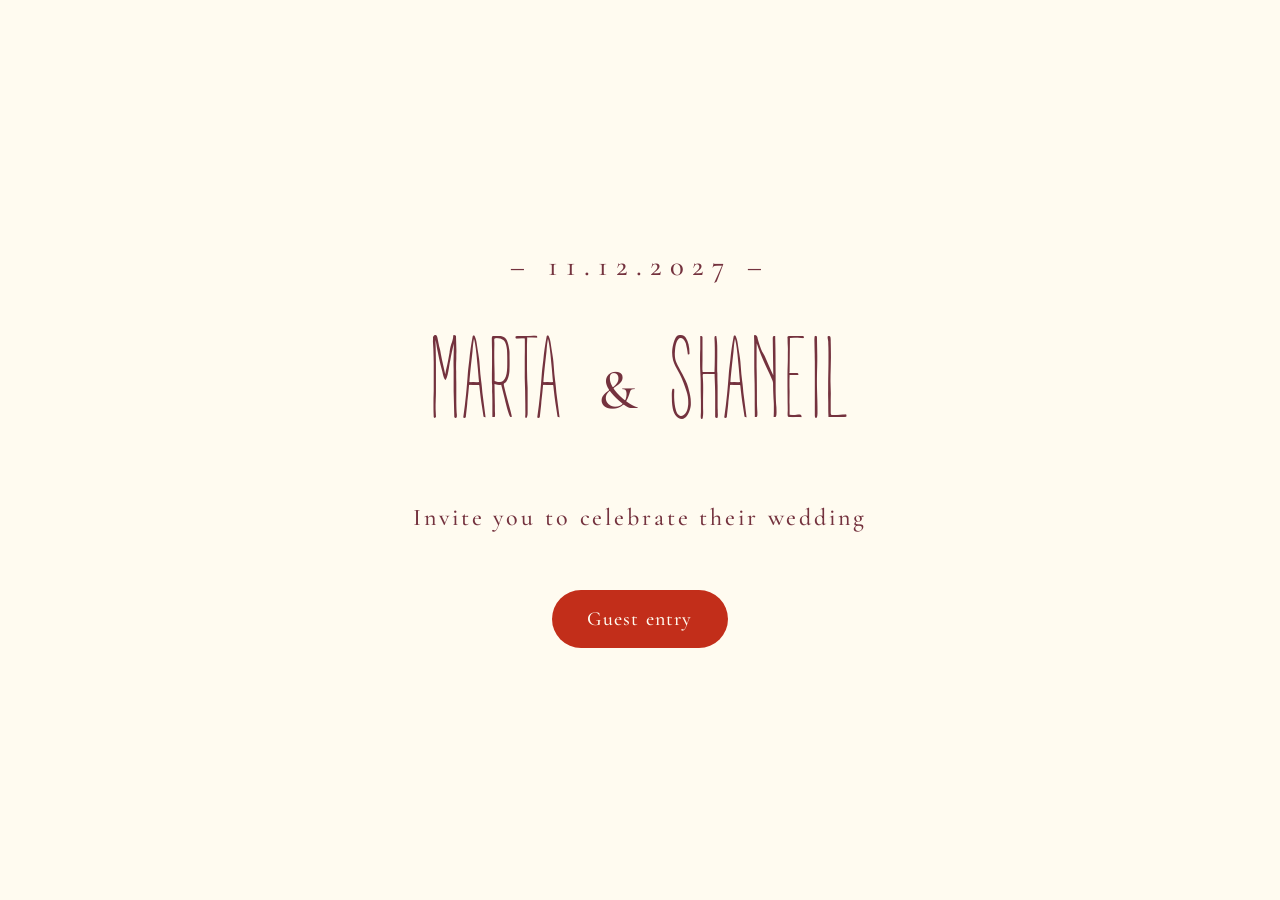
<file: martashaneilwedding/index.html>
<!doctype html>
<html lang="en"><head><meta charset="utf-8"><meta name="viewport" content="width=device-width,initial-scale=1"><meta name="robots" content="noindex, nofollow">
<title>Marta &amp; Shaneil</title>
<meta name="description" content="Marta and Shaneil are getting married. Saturday 11 December 2027, Auckland.">
<meta name="theme-color" content="#FFFBF0">
<script>document.documentElement.classList.add("js")</script>
<link rel="preload" href="fonts/ADayWithoutSun.ttf" as="font" type="font/ttf" crossorigin><link rel="preconnect" href="https://fonts.googleapis.com"><link rel="preconnect" href="https://fonts.gstatic.com" crossorigin><link href="https://fonts.googleapis.com/css2?family=Cormorant+Garamond:wght@400;500;600&family=Antonio:wght@200&display=swap" rel="stylesheet">
<link rel="stylesheet" href="style.css?v=17"></head>
<body>
<header class="hero">
<div class="hero-inner">
<p class="date">&ndash; 11.12.2027 &ndash;</p>
<h1 class="names">Marta<span class="amp">&amp;</span>Shaneil</h1>
<p class="tag">Invite you to celebrate their wedding</p>
<a class="btn enter" href="details/">Guest entry</a>
</div>
</header>
</body></html>
</file>
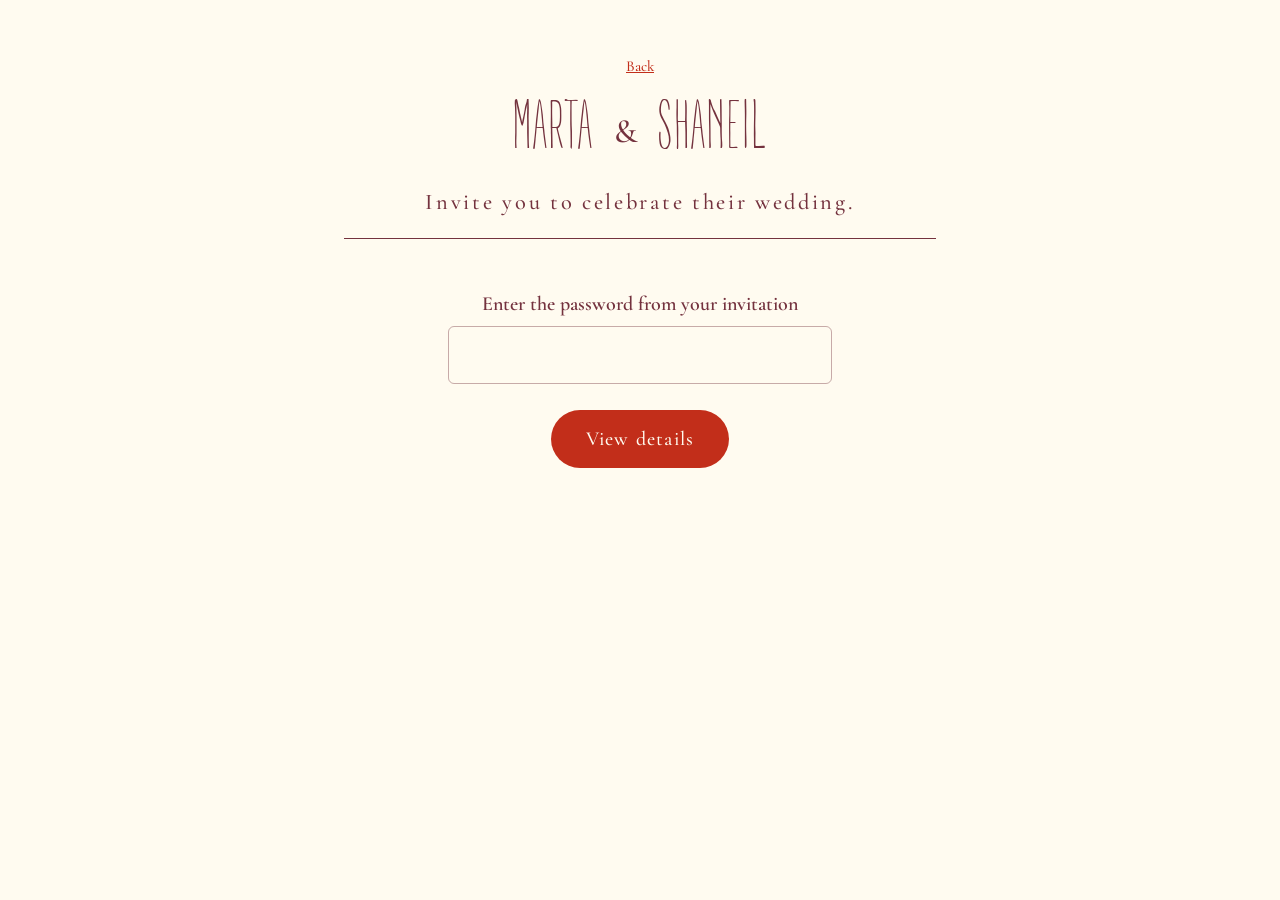
<file: martashaneilwedding/details/index.html>
<!doctype html>
<html lang="en"><head><meta charset="utf-8"><meta name="viewport" content="width=device-width,initial-scale=1"><meta name="robots" content="noindex, nofollow">
<title>Marta &amp; Shaneil · Wedding details</title>
<script>document.documentElement.classList.add("js")</script>
<link rel="preload" href="../fonts/ADayWithoutSun.ttf" as="font" type="font/ttf" crossorigin><link rel="preconnect" href="https://fonts.googleapis.com"><link rel="preconnect" href="https://fonts.gstatic.com" crossorigin><link href="https://fonts.googleapis.com/css2?family=Cormorant+Garamond:wght@400;500;600&family=Antonio:wght@200&display=swap" rel="stylesheet">
<link rel="stylesheet" href="../style.css?v=17"></head>
<body><div class="page center">
<header><a class="back" href="../">Back</a>
<h1 class="names">Marta<span class="amp">&amp;</span>Shaneil</h1>
<p class="tag">Invite you to celebrate their wedding.</p></header>

<form id="gate" class="gate">
<label for="pw">Enter the password from your invitation</label>
<input id="pw" type="password" autocomplete="off" required>
<button class="btn" type="submit">View details</button>
<p id="msg" class="msg" role="alert"></p>
</form>

<main id="content" hidden>
<div class="fold">
<p class="intro">Please take a moment to explore all the details below and, most importantly, don’t forget to RSVP. Your presence means a lot to us, and we can’t wait to share this day with you.</p>
<div class="arrow"><a href="#when" aria-label="Scroll down for the details">
<svg viewBox="0 0 24 24" aria-hidden="true"><path d="M5 9l7 7 7-7"/></svg></a></div>
</div>

<h2 id="when">When and where</h2>
<img class="venue-art reveal" src="../images/venue.svg?v=7" alt="" width="1030" height="686">
<div class="where">
<p class="lead">Our wedding will be on</p>
<p>Saturday 11 December, 2027, at 4pm</p>
<p class="lead">At</p>
<p><strong>The Glasshouse Morningside</strong><br><a href="https://maps.app.goo.gl/GFDFE2LyUrNh72iA9" target="_blank" rel="noopener">18 McDonald Street, Morningside, Auckland 1025</a></p>
</div>

<h2>Schedule</h2>
<ol class="timeline">
<!-- To add artwork to a stage, put <img class="tl-art" src="../images/schedule/NAME.svg" alt=""> at the start of that stage's tl-side div, above the heading -->
<li class="tl-item"><div class="tl-side"><h3>Guests arrive</h3><p class="time">3.30pm onwards</p><p>Please be seated by 4pm</p></div><div class="tl-pic"></div><div class="tl-mid" aria-hidden="true"></div></li>
<li class="tl-item"><div class="tl-side"><img class="tl-art" src="../images/schedule/ceremony.svg?v=7" alt="" width="887" height="868"><h3>Ceremony</h3><p class="time">4pm</p></div><div class="tl-pic"></div><div class="tl-mid" aria-hidden="true"></div></li>
<li class="tl-item"><div class="tl-side"><img class="tl-art tall" src="../images/schedule/cocktail.svg?v=7" alt="" width="862" height="1013"><h3>Cocktail hour</h3><p class="time">5.30pm</p></div><div class="tl-pic"></div><div class="tl-mid" aria-hidden="true"></div></li>
<li class="tl-item"><div class="tl-side"><img class="tl-art" src="../images/schedule/dinner.svg?v=7" alt="" width="1149" height="1022"><h3>Dinner and reception</h3><p class="time">7pm</p></div><div class="tl-pic"></div><div class="tl-mid" aria-hidden="true"></div></li>
<li class="tl-item"><div class="tl-side"><h3>Finish</h3><p class="time">11.30pm</p></div><div class="tl-pic"></div><div class="tl-mid" aria-hidden="true"></div></li>
</ol>

<h2>Getting there</h2>
<p>The venue doesn’t have any allocated parking, so we encourage using public transport, Uber or a taxi where you can. There is street parking in the area, however, some days this can be hard to come by so, if driving, it pays to allow extra time to find a park.</p>

<h2>What to wear</h2>
<p>Wear whatever makes you feel celebratory. Indian and Western attire are both welcome, and nothing is expected. The formal ceremony will be followed by a cocktail hour, dinner and reception running late into the evening.</p>

<h2>Frequently asked questions</h2>
<div class="faq">
<details><summary>What is the food like?</summary><div class="answer"><p>The meal will be vegetarian in keeping with our Hindu ceremony. Expect a mix of Indian and Western food, with canapés during cocktail hour followed by a shared-style seated dinner. Please let us know any dietary requirements in your RSVP.</p></div></details>
<details><summary>Is the venue indoor or outdoor?</summary><div class="answer"><p>The Glasshouse is an indoor venue, and the whole event will take place indoors.</p></div></details>
<details><summary>What is your gift policy?</summary><div class="answer"><p>Your presence is the best gift. If you’d still like to give something, we kindly request no boxed gifts, please.</p></div></details>
<details><summary>Will there be photography?</summary><div class="answer"><p>We’d love for everyone to be present and enjoy the evening with us, but you’re welcome to take photos and share them with your friends and family.</p></div></details>
<details><summary>What happens during the ceremony?</summary><div class="answer"><p>Our wedding will be a traditional Hindu ceremony of approximately 1 hour 15 minutes. In simple terms, it will follow this order:</p>
<ol>
<li>Welcome and arrival of the Jaan: the groom and his family are welcomed.</li>
<li>Ganesh Pooja: a prayer to Ganesh, who removes obstacles and brings good fortune.</li>
<li>Arrival of the bride</li>
<li>Commitment: the exchange of garlands.</li>
<li>Sacred fire: the fire acts as witness to the vows.</li>
<li>Seven steps: each step represents a vow we make to one another.</li>
<li>Symbols and close: the exchange of symbols of marriage, then the close of the ceremony.</li>
</ol>
<p>After the formal ceremony, there will be time for photos before we break for cocktail hour.</p></div></details>
<details><summary>What should I wear?</summary><div class="answer"><p>Please see our attire details on the website. In short, wear whatever makes you feel celebratory. Indian and Western attire are both welcome, and nothing is expected.</p></div></details>
<details><summary>Is the Glasshouse accessible?</summary><div class="answer"><p>Yes. The Glasshouse has step-free entry, accessible toilets, and accessible parking or drop-off nearby. If you have any access needs, please let us know in your RSVP and we’ll do our best to accommodate them.</p></div></details>
<details><summary>What are the details for the event in Spain, and am I invited?</summary><div class="answer"><p>We would love to celebrate with you at both events, but we completely understand that travelling to the other side of the world is a big ask. That’s why we’re holding a celebration in both locations, so loved ones who can’t make the journey can still be part of it.</p>
<p>The Spanish event will be a more laid-back reception and party close to Madrid, sometime during the European spring of 2028. More details will follow.</p></div></details>
</div>

<h2>Any further questions</h2>
<p>Contact <span class="todo">name and email or phone TBC</span></p>
<p><a class="btn" href="../rsvp/">RSVP</a></p>
</main>
</div>
<script src="password.js"></script>
<script>
const gate=document.getElementById("gate"),content=document.getElementById("content"),msg=document.getElementById("msg");
async function sha(s){const b=await crypto.subtle.digest("SHA-256",new TextEncoder().encode(s));return[...new Uint8Array(b)].map(x=>x.toString(16).padStart(2,"0")).join("")}
const fold=document.querySelector(".fold");
function sizeFold(){if(content.hidden)return;fold.style.minHeight="0";const top=fold.getBoundingClientRect().top+scrollY;fold.style.minHeight=Math.max(220,innerHeight-top-48)+"px"}
addEventListener("resize",sizeFold);
function unlock(){gate.hidden=true;content.hidden=false;sizeFold();if(typeof queue==="function")queue();try{sessionStorage.setItem("wedding-ok",HASH)}catch(e){}}
try{if(sessionStorage.getItem("wedding-ok")===HASH)unlock()}catch(e){}
gate.addEventListener("submit",async e=>{e.preventDefault();
 const h=await sha(document.getElementById("pw").value.trim());
 if(h===HASH)unlock();else msg.textContent="That password isn’t right. Check your invitation and try again."});
// fade the venue artwork in as it scrolls into view
const io=new IntersectionObserver(es=>es.forEach(e=>{if(e.isIntersecting){e.target.classList.add("show");io.unobserve(e.target)}}),{threshold:.3});
document.querySelectorAll(".reveal").forEach(el=>io.observe(el));
// schedule: the dotted line draws as you scroll; each dot pops as its stage appears
const items=[...document.querySelectorAll(".tl-item")],still=matchMedia("(prefers-reduced-motion: reduce)").matches;
var busy=false;
function drawLine(){
 busy=false;if(content.hidden)return;
 const trigger=innerHeight*.75,dotOff=parseFloat(getComputedStyle(document.documentElement).fontSize)*.6+7;
 items.forEach((it,i)=>{
  const r=it.getBoundingClientRect(),dotY=r.top+dotOff;
  const start=i===0?dotY:r.top,end=i===items.length-1?dotY:r.bottom;
  const p=still?1:Math.min(1,Math.max(0,(trigger-start)/(end-start)));
  if(p>(+it.dataset.p||0)){it.dataset.p=p;it.style.setProperty("--p",p)}
  if(still||trigger>=dotY)it.classList.add("show");
 });
}
function queue(){if(!busy){busy=true;requestAnimationFrame(drawLine)}}
addEventListener("scroll",queue,{passive:true});addEventListener("resize",queue);
if(!content.hidden)queue();
</script></body></html>
</file>
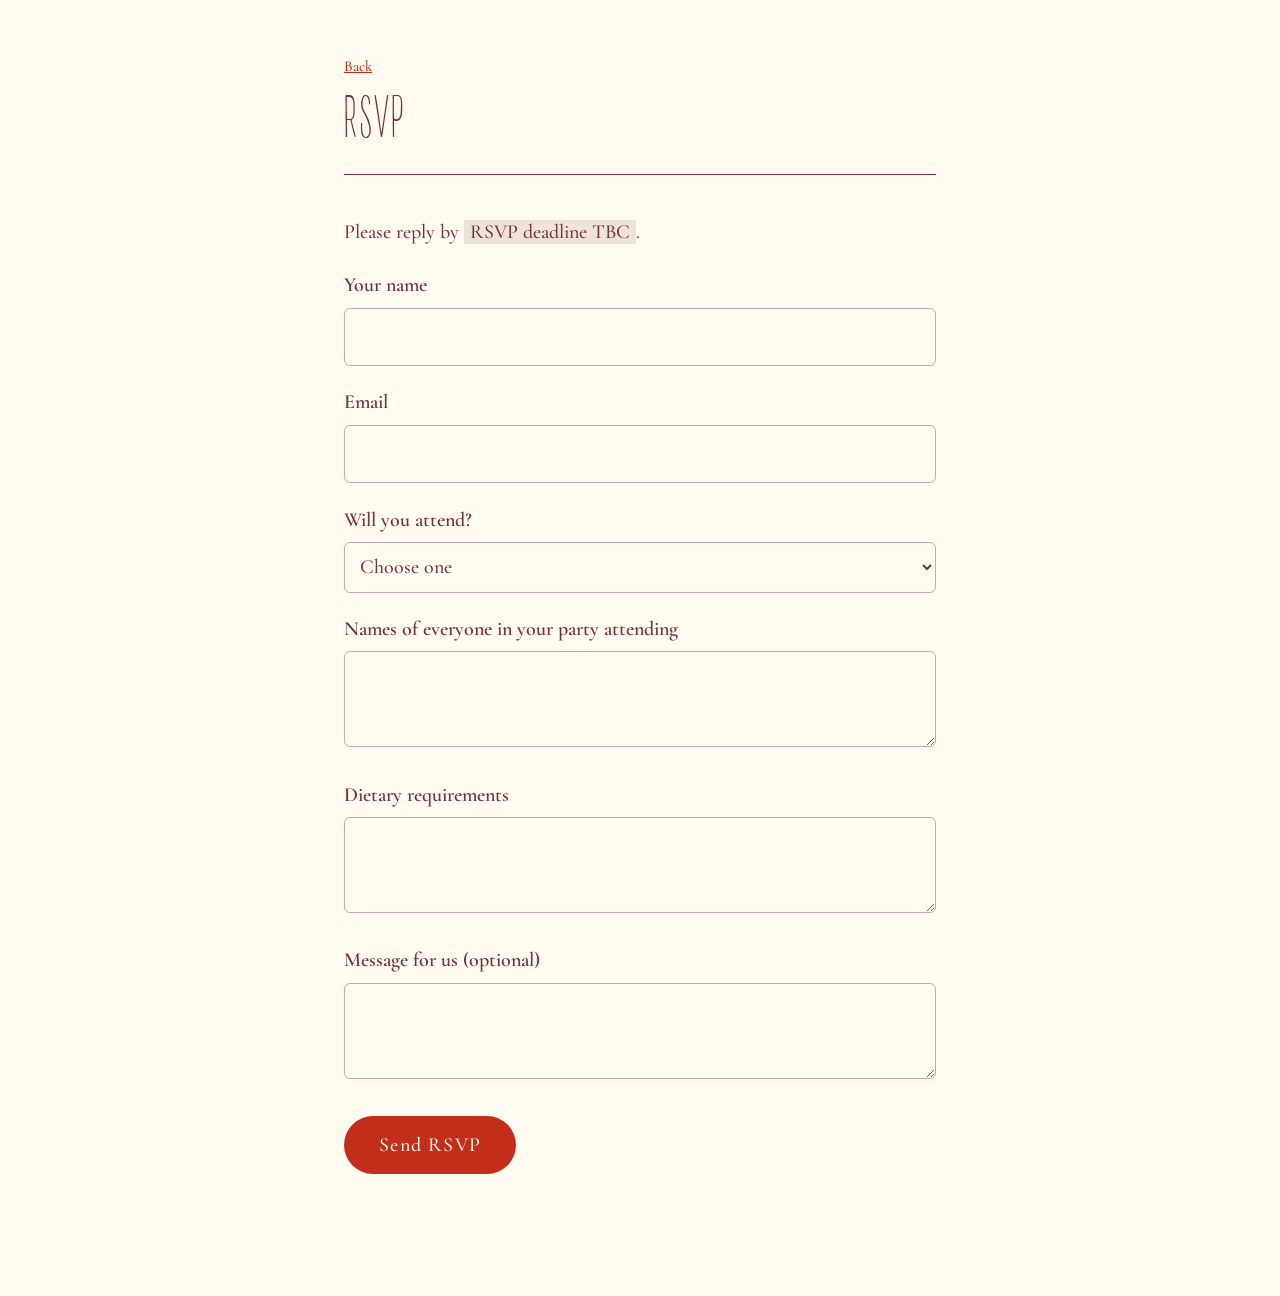
<file: martashaneilwedding/rsvp/index.html>
<!doctype html>
<html lang="en"><head><meta charset="utf-8"><meta name="viewport" content="width=device-width,initial-scale=1"><meta name="robots" content="noindex, nofollow">
<title>RSVP · Marta &amp; Shaneil</title>
<link rel="preconnect" href="https://fonts.googleapis.com"><link rel="preconnect" href="https://fonts.gstatic.com" crossorigin><link href="https://fonts.googleapis.com/css2?family=Cormorant+Garamond:wght@400;500;600&family=Antonio:wght@200&display=swap" rel="stylesheet">
<link rel="stylesheet" href="../style.css?v=17"></head>
<body><div class="page">
<header><a class="back" href="../">Back</a><h1>RSVP</h1></header>
<p>Please reply by <span class="todo">RSVP deadline TBC</span>.</p>
<form id="rsvp" action="https://formspree.io/f/YOUR_FORM_ID" method="POST">
<label for="name">Your name</label><input id="name" name="name" required autocomplete="name">
<label for="email">Email</label><input id="email" name="email" type="email" required autocomplete="email">
<label for="attending">Will you attend?</label>
<select id="attending" name="attending" required><option value="">Choose one</option><option>Yes, we’ll be there</option><option>No, we can’t make it</option></select>
<label for="guests">Names of everyone in your party attending</label><textarea id="guests" name="party"></textarea>
<label for="diet">Dietary requirements</label><textarea id="diet" name="dietary"></textarea>
<label for="note">Message for us (optional)</label><textarea id="note" name="message"></textarea>
<input type="text" name="_gotcha" tabindex="-1" autocomplete="off" style="display:none">
<button class="btn" type="submit">Send RSVP</button>
<p id="status" class="msg" role="status"></p>
</form>
</div>
<script>
const f=document.getElementById("rsvp"),s=document.getElementById("status");
f.addEventListener("submit",async e=>{e.preventDefault();s.textContent="Sending…";
 try{const r=await fetch(f.action,{method:"POST",body:new FormData(f),headers:{Accept:"application/json"}});
  if(r.ok){f.reset();s.textContent="Thank you, your RSVP has been sent."}else throw 0}
 catch(x){s.textContent="Your RSVP didn’t send. Please try again, or contact us directly."}});
</script></body></html>
</file>
<file: martashaneilwedding/style.css>
/* Fonts: Cormorant Garamond (Google Fonts, linked in each page) for all text.
   Names use "A Day Without Sun": add the font file to /fonts (see fonts/README.txt). Antonio is the fallback. */
@font-face{font-family:"ADayWithoutSun";font-display:block;
  src:url("fonts/ADayWithoutSun.ttf") format("truetype"),url("fonts/ADayWithoutSun.woff2") format("woff2")}
:root{--head:"ADayWithoutSun","Antonio",sans-serif;--gap:clamp(1.6rem,6vh,3.4rem);--cream:#FFFBF0;--text:#74323E;--red:#C22E1A;--gold:#F0AC1B;--bg:var(--cream);--ink:var(--text);--line:rgba(116,50,62,.4);--hl:rgba(116,50,62,.12)}
*{box-sizing:border-box}
body{margin:0;font-synthesis:none;font-family:"Cormorant Garamond",Georgia,serif;font-size:1.25rem;font-weight:500;color:var(--ink);background:var(--bg);line-height:1.7}
h1,h2{margin:0;font-weight:600;line-height:1.15}
a{color:var(--red)}
a:hover{color:var(--ink)}
:focus-visible{outline:3px solid var(--red);outline-offset:3px}
[hidden]{display:none!important}
.btn{display:inline-block;padding:.75rem 2.2rem;border:0;border-radius:999px;background:var(--red);color:var(--bg);text-decoration:none;font:inherit;letter-spacing:.06em;cursor:pointer;transition:background .2s}
.btn:hover{background:var(--ink);color:var(--bg)}

/* splash */
html{scroll-behavior:smooth}
.hero{display:flex;flex-direction:column;align-items:center;min-height:100vh;min-height:100dvh;padding:clamp(1.5rem,5vh,3rem) 1rem clamp(1.5rem,5vh,3rem);overflow:hidden}
.hero-inner{flex:1;display:grid;align-content:center;gap:var(--gap);justify-items:center;text-align:center}
.date{margin:0;font-size:clamp(1.2rem,3.2vw,1.8rem);letter-spacing:.28em;line-height:1}
.names{display:flex;align-items:center;justify-content:center;margin:0;font-family:"ADayWithoutSun","Antonio",sans-serif;font-weight:200;font-size:clamp(2.6rem,9.5vw,7rem);text-transform:uppercase;white-space:nowrap;letter-spacing:.04em;line-height:1}
.names .amp{font-family:"Cormorant Garamond",Georgia,serif;font-weight:500;font-size:.5em;margin:0 .6em;letter-spacing:0;line-height:1}
.tag{margin:0;max-width:22em;font-size:clamp(1.1rem,2.8vw,1.5rem);letter-spacing:.12em;line-height:1.5}
.arrow a{display:block;padding:.4rem .6rem .7rem;border-radius:999px}
.arrow svg{display:block;width:26px;height:26px;fill:none;stroke:var(--red);stroke-width:1.5;stroke-linecap:round;stroke-linejoin:round;animation:bob 2.2s ease-in-out infinite}
@keyframes bob{0%,100%{transform:translateY(0)}50%{transform:translateY(8px)}}
.art{display:block;height:min(34vh,340px);width:auto;max-width:70vw;object-fit:contain;object-position:center bottom;pointer-events:none}
.info{display:grid;place-items:center;min-height:60vh;min-height:60dvh;padding:2rem 1rem}
/* short fades: top block on load, the button as you scroll to it */
@keyframes in{from{opacity:0;transform:translateY(8px);filter:blur(4px)}to{opacity:1;transform:none;filter:none}}
.date{animation:in .8s ease-out both}
.names{animation:in 1.2s ease-out .1s both}
.tag{animation:in .8s ease-out .7s both}
.art{animation:in 1s ease-out .9s both}
.arrow{animation:in .8s ease-out 1.2s both}
@keyframes pop{0%{opacity:0;transform:translateY(14px) scale(.9);filter:blur(4px)}60%{opacity:1;filter:none}100%{opacity:1;transform:none;filter:none}}
.enter{animation:pop 1s cubic-bezier(.22,1.2,.36,1) 1.5s both}
.js .reveal{opacity:0;transform:translateY(8px);transition:opacity .8s ease,transform .8s ease}
.js .reveal.show{opacity:1;transform:none}
@media(prefers-reduced-motion:reduce){html{scroll-behavior:auto}.date,.names,.tag,.art,.arrow,.arrow svg,.enter{animation:none}.js .reveal{opacity:1;transform:none;transition:none}}

/* inner pages */
.page{max-width:40rem;margin:0 auto;padding:3rem 1.5rem 5rem}
.page header{margin-bottom:2.5rem;border-bottom:1.5px solid var(--ink);padding-bottom:1.2rem}
.page h1,.page h2,.page h3{font-family:var(--head);font-weight:200;text-transform:uppercase;line-height:1.1}
.page h1{font-size:clamp(2.4rem,8vw,3.6rem);letter-spacing:.06em;margin-top:.6rem}
.page h1.names{font-size:clamp(2.4rem,9.5vw,4.2rem);letter-spacing:.04em;margin-top:.8rem;animation:none}
.page .tag{animation:none;margin:1rem auto 0;font-size:clamp(1.1rem,3.4vw,1.4rem)}
.page h2{font-size:clamp(2.3rem,7.5vw,3.1rem);letter-spacing:.06em;margin:3rem 0 .8rem}
.page .back{font-size:.95rem}
.page p{margin:.4rem 0}
.todo{background:var(--hl);padding:0 .3em}
label{display:block;margin-top:1.2rem;font-weight:600}
input,select,textarea{width:100%;padding:.7rem;margin-top:.35rem;font:inherit;border:1px solid var(--line);border-radius:6px;background:transparent;color:var(--ink)}
textarea{min-height:6rem}
.gate{max-width:24rem;margin:3rem auto 0}
.msg{margin-top:1rem;min-height:1.5em}
.page .btn{margin-top:1.6rem}

/* centred layout (guest details page) */
.page.center{text-align:center}
.page.center input{text-align:center}

/* schedule timeline: dots and details alternate either side of a centre line */
.intro{margin-top:1.5rem}
.timeline{--dot:.6rem;list-style:none;margin:2rem 0 0;padding:0}
.tl-item{display:grid;grid-template-columns:1fr 20px 1fr;align-items:start}
.tl-side,.tl-pic{grid-row:1;padding:0 .9rem 2.8rem}
.tl-item:last-child .tl-side,.tl-item:last-child .tl-pic{padding-bottom:0}
.tl-side{grid-column:1}
.tl-pic{grid-column:3}
.tl-item:nth-child(even) .tl-side{grid-column:3}
.tl-item:nth-child(even) .tl-pic{grid-column:1}
.tl-pic img{display:block;margin:0 auto;width:min(120px,80%);height:auto}
.tl-mid{grid-row:1;grid-column:2;align-self:stretch;position:relative}
.tl-mid::before{content:"";position:absolute;left:50%;top:0;bottom:0;width:0;margin-left:-1.5px;border-left:3px dotted var(--red)}
.tl-mid::after{content:"";position:absolute;left:50%;top:var(--dot);width:14px;height:14px;margin-left:-7px;border-radius:50%;background:var(--red)}
.tl-item:first-child .tl-mid::before{top:calc(var(--dot) + 7px)}
.tl-item:last-child .tl-mid::before{bottom:auto;height:calc(var(--dot) + 7px)}
.timeline h3{margin:0 0 .4rem;font-size:2.1rem;line-height:1.05;letter-spacing:.06em}
.timeline p{margin:.1rem 0}
.timeline .time{font-weight:600;letter-spacing:.12em}
.js .tl-mid::before{clip-path:inset(0 0 calc((1 - var(--p,0)) * 100%) 0)}
.js .tl-item .tl-mid::after{transform:scale(0);opacity:0;transition:transform .6s cubic-bezier(.3,1.9,.5,1),opacity .25s ease}
.js .tl-item .tl-side,.js .tl-item .tl-pic{opacity:0;transform:translateY(10px);transition:opacity .7s ease .1s,transform .7s ease .1s}
.js .tl-item.show .tl-mid::after{transform:scale(1);opacity:1}
.js .tl-item.show .tl-side,.js .tl-item.show .tl-pic{opacity:1;transform:none}
@media(prefers-reduced-motion:reduce){.js .tl-item .tl-side,.js .tl-item .tl-pic{opacity:1;transform:none;transition:none}.js .tl-mid::before{clip-path:none}.js .tl-item .tl-mid::after{transform:none;opacity:1;transition:none}}

.fold{min-height:calc(100vh - 17rem);min-height:calc(100dvh - 17rem);display:flex;flex-direction:column;align-items:center;justify-content:space-between}
.fold .arrow{animation:in .8s ease-out .6s both}
#when{margin-bottom:2.8rem}
.venue-art.reveal{transition:opacity 1.4s ease,transform 1.4s ease}
.where p{margin:.2rem 0}
.where .lead{margin-top:1.4rem}
.where .lead:first-of-type{margin-top:0}

.tl-art{display:block;margin:0 auto .8rem;width:min(100%,230px);height:auto}
.tl-art.tall{width:min(70%,150px)}
.venue-art{display:block;margin:0 auto 1.6rem;width:min(100%,480px);height:auto}

/* FAQ: question in the heading font, answer drops down in the body font */
.faq{margin:1.2rem 0 0;text-align:left}
.faq details{border-bottom:1px solid var(--line)}
.faq details:first-child{border-top:1px solid var(--line)}
.faq summary{list-style:none;cursor:pointer;position:relative;padding:1rem 2.6rem 1rem .2rem;font-weight:600;font-size:1.3rem;line-height:1.3}
.faq summary::-webkit-details-marker{display:none}
.faq summary::after{content:"+";position:absolute;right:.3rem;top:50%;transform:translateY(-50%);font-family:"Cormorant Garamond",Georgia,serif;font-weight:500;font-size:1.7rem;letter-spacing:0}
.faq details[open] summary::after{content:"\2013"}
.faq .answer{padding:0 .2rem 1.4rem}
.faq .answer p{margin:.5rem 0}
.faq ol{list-style:decimal;padding-left:1.6rem;margin:.9rem 0}
.faq li{margin:.45rem 0}
</file>
